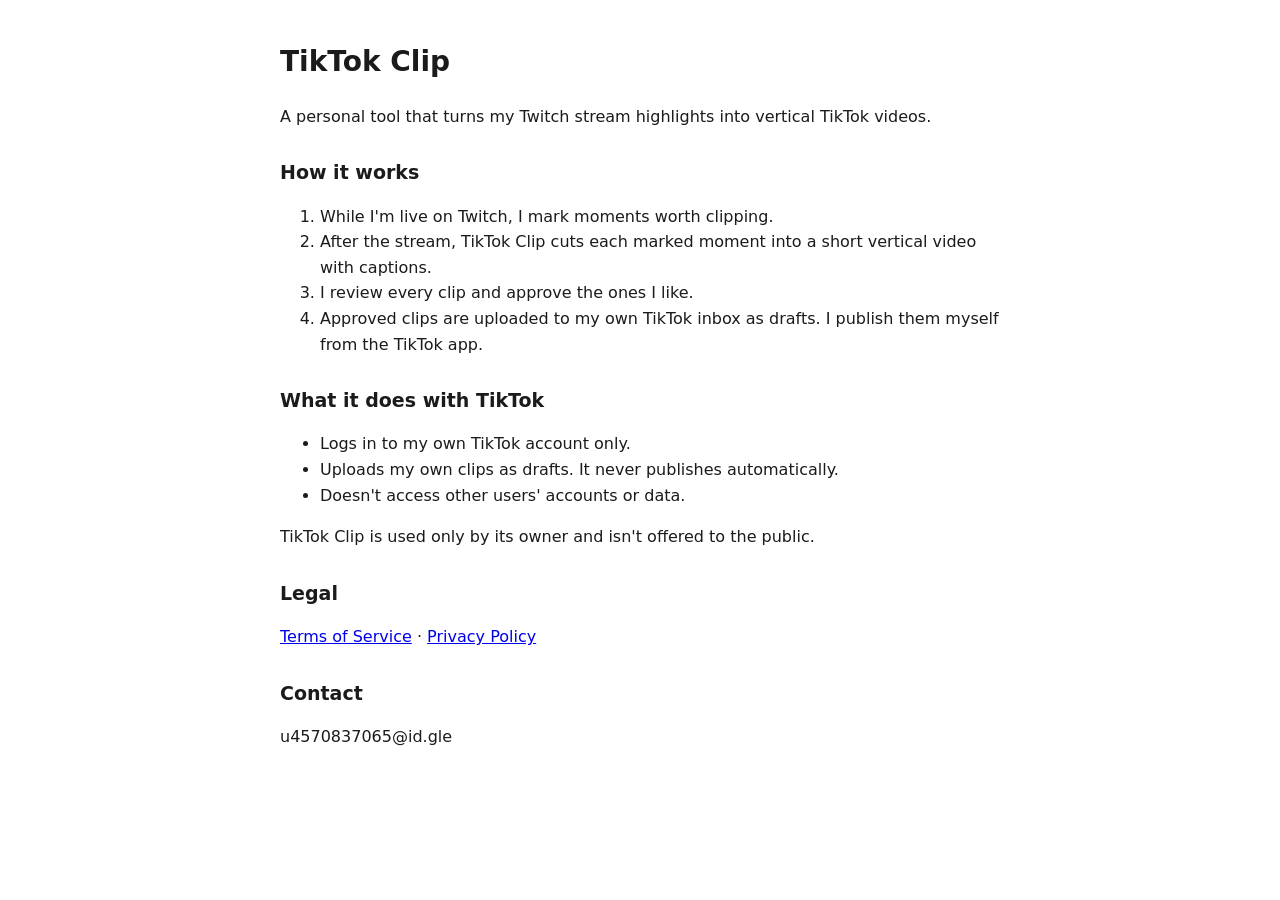
<file: index.html>
<!doctype html>
<html lang="en"><head><meta charset="utf-8"><meta name="viewport" content="width=device-width, initial-scale=1">
<title>TikTok Clip</title>
<meta name="description" content="A personal tool that turns my Twitch stream highlights into TikTok drafts.">
<link rel="stylesheet" href="style.css"></head>
<body>
<h1>TikTok Clip</h1>
<p>A personal tool that turns my Twitch stream highlights into vertical TikTok videos.</p>

<h2>How it works</h2>
<ol>
  <li>While I'm live on Twitch, I mark moments worth clipping.</li>
  <li>After the stream, TikTok Clip cuts each marked moment into a short vertical video with captions.</li>
  <li>I review every clip and approve the ones I like.</li>
  <li>Approved clips are uploaded to my own TikTok inbox as drafts. I publish them myself from the TikTok app.</li>
</ol>

<h2>What it does with TikTok</h2>
<ul>
  <li>Logs in to my own TikTok account only.</li>
  <li>Uploads my own clips as drafts. It never publishes automatically.</li>
  <li>Doesn't access other users' accounts or data.</li>
</ul>

<p>TikTok Clip is used only by its owner and isn't offered to the public.</p>

<h2>Legal</h2>
<p><a href="terms.html">Terms of Service</a> · <a href="privacy.html">Privacy Policy</a></p>

<h2>Contact</h2>
<p>u4570837065@id.gle</p>
</body></html>
</file>
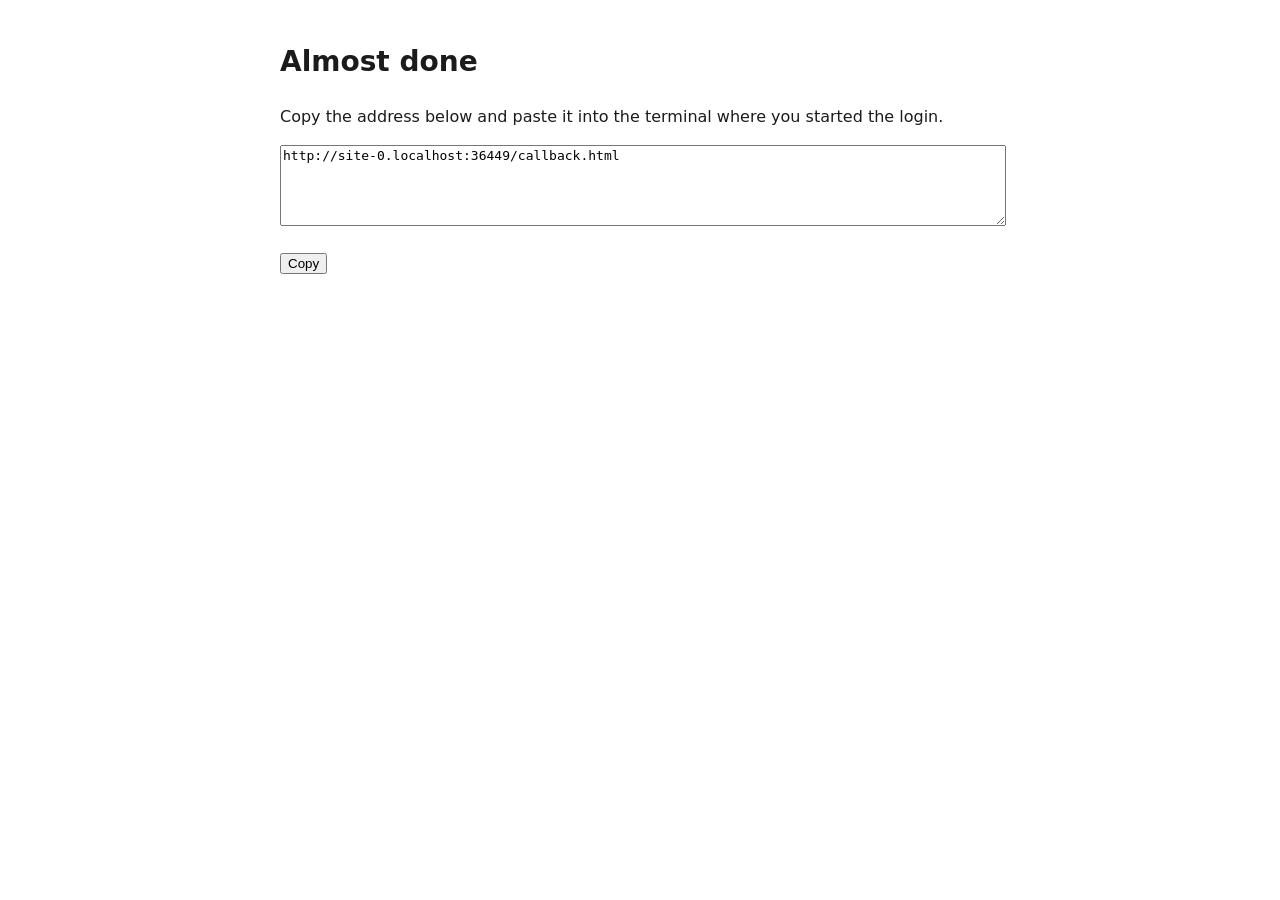
<file: callback.html>
<!doctype html>
<html lang="en"><head><meta charset="utf-8"><meta name="viewport" content="width=device-width, initial-scale=1">
<title>Login complete</title><link rel="stylesheet" href="style.css">
<meta name="robots" content="noindex"></head>
<body>
<h1>Almost done</h1>
<p>Copy the address below and paste it into the terminal where you started the login.</p>
<textarea id="u" rows="5" style="width:100%;font:13px monospace" readonly></textarea>
<p><button id="b">Copy</button> <span id="s" class="muted"></span></p>
<script>
  const u = document.getElementById("u");
  u.value = location.href;
  document.getElementById("b").onclick = async () => {
    try { await navigator.clipboard.writeText(location.href); document.getElementById("s").textContent = "Copied."; }
    catch { u.select(); document.getElementById("s").textContent = "Press Cmd+C to copy."; }
  };
</script>
</body></html>
</file>
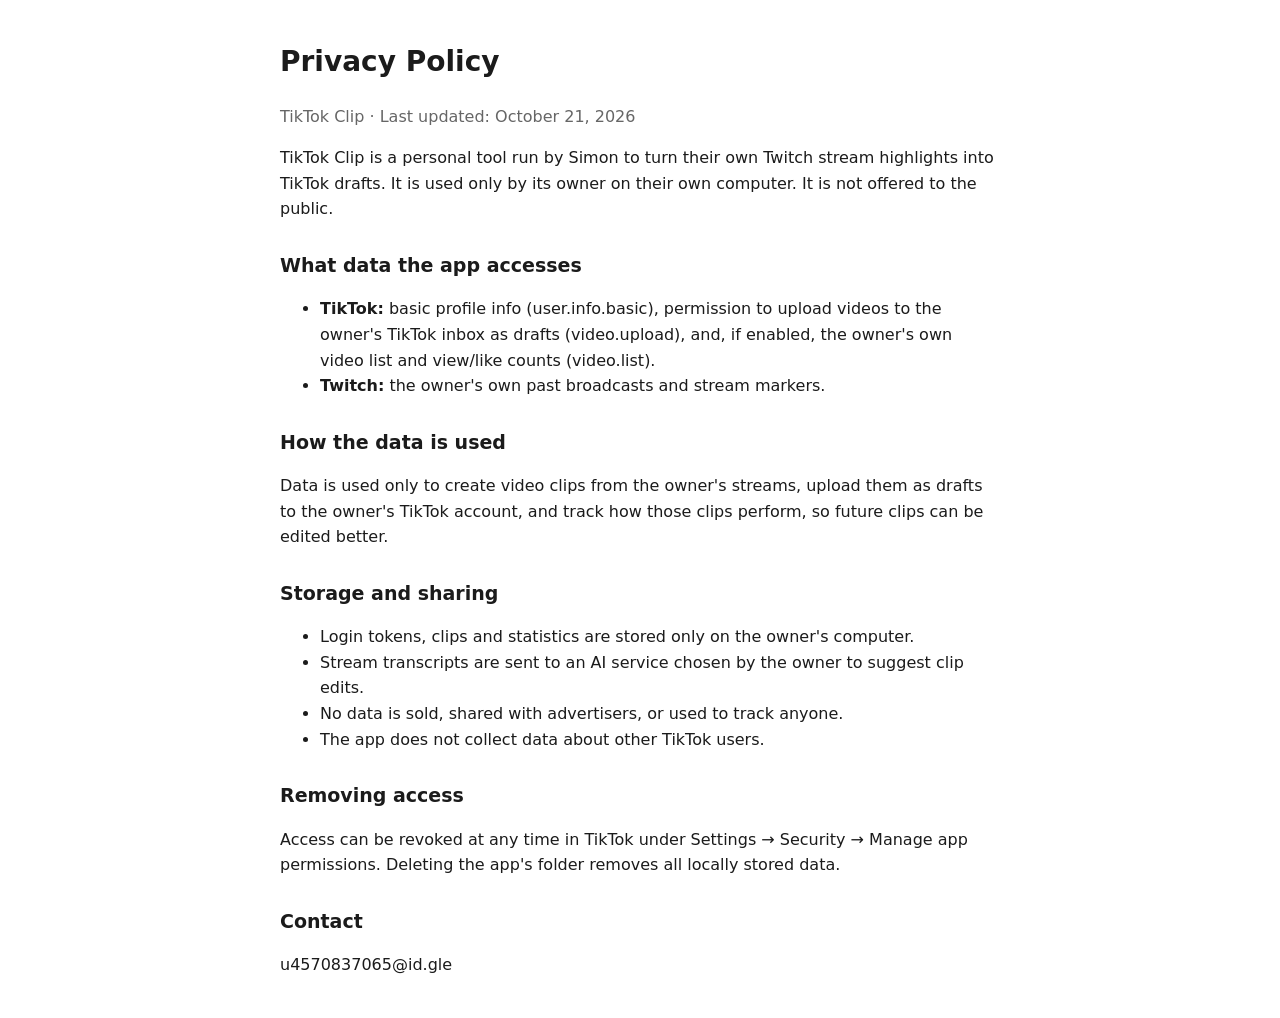
<file: privacy.html>
<!doctype html>
<html lang="en"><head><meta charset="utf-8"><meta name="viewport" content="width=device-width, initial-scale=1">
<title>Privacy Policy – TikTok Clip</title><link rel="stylesheet" href="style.css"></head>
<body>
<h1>Privacy Policy</h1>
<p class="muted">TikTok Clip · Last updated: October 21, 2026</p>

<p>TikTok Clip is a personal tool run by Simon to turn their own Twitch stream highlights into TikTok drafts. It is used only by its owner on their own computer. It is not offered to the public.</p>

<h2>What data the app accesses</h2>
<ul>
  <li><b>TikTok:</b> basic profile info (user.info.basic), permission to upload videos to the owner's TikTok inbox as drafts (video.upload), and, if enabled, the owner's own video list and view/like counts (video.list).</li>
  <li><b>Twitch:</b> the owner's own past broadcasts and stream markers.</li>
</ul>

<h2>How the data is used</h2>
<p>Data is used only to create video clips from the owner's streams, upload them as drafts to the owner's TikTok account, and track how those clips perform, so future clips can be edited better.</p>

<h2>Storage and sharing</h2>
<ul>
  <li>Login tokens, clips and statistics are stored only on the owner's computer.</li>
  <li>Stream transcripts are sent to an AI service chosen by the owner to suggest clip edits.</li>
  <li>No data is sold, shared with advertisers, or used to track anyone.</li>
  <li>The app does not collect data about other TikTok users.</li>
</ul>

<h2>Removing access</h2>
<p>Access can be revoked at any time in TikTok under Settings → Security → Manage app permissions. Deleting the app's folder removes all locally stored data.</p>

<h2>Contact</h2>
<p>u4570837065@id.gle
</p>
</body></html>
</file>
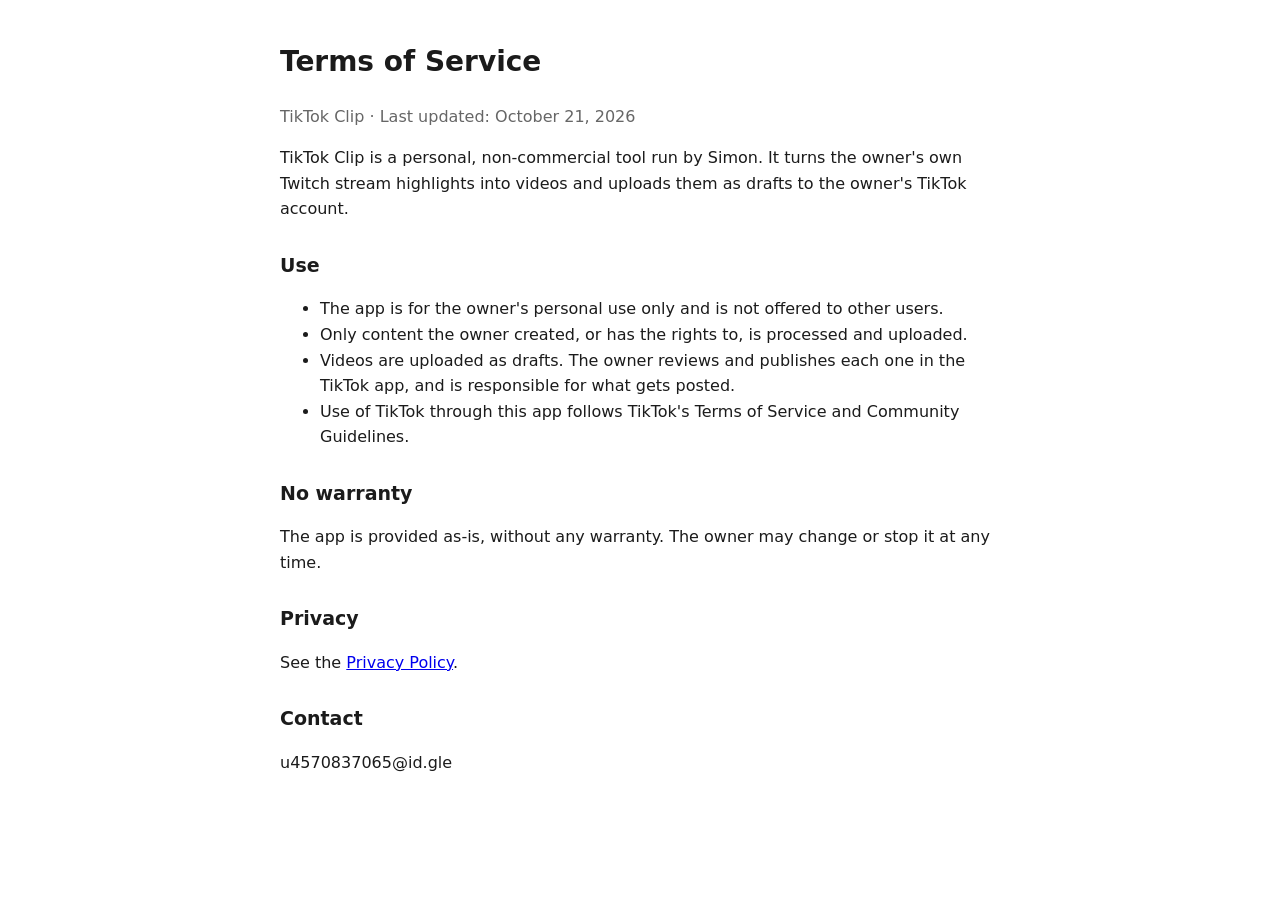
<file: terms.html>
<!doctype html>
<html lang="en"><head><meta charset="utf-8"><meta name="viewport" content="width=device-width, initial-scale=1">
<title>Terms of Service – TikTok Clip</title><link rel="stylesheet" href="style.css"></head>
<body>
<h1>Terms of Service</h1>
<p class="muted">TikTok Clip · Last updated: October 21, 2026</p>

<p>TikTok Clip is a personal, non-commercial tool run by Simon. It turns the owner's own Twitch stream highlights into videos and uploads them as drafts to the owner's TikTok account.</p>

<h2>Use</h2>
<ul>
  <li>The app is for the owner's personal use only and is not offered to other users.</li>
  <li>Only content the owner created, or has the rights to, is processed and uploaded.</li>
  <li>Videos are uploaded as drafts. The owner reviews and publishes each one in the TikTok app, and is responsible for what gets posted.</li>
  <li>Use of TikTok through this app follows TikTok's Terms of Service and Community Guidelines.</li>
</ul>

<h2>No warranty</h2>
<p>The app is provided as-is, without any warranty. The owner may change or stop it at any time.</p>

<h2>Privacy</h2>
<p>See the <a href="privacy.html">Privacy Policy</a>.</p>

<h2>Contact</h2>
<p>u4570837065@id.gle
</p>
</body></html>
</file>
<file: style.css>
body { max-width: 720px; margin: 40px auto; padding: 0 16px; font: 16px/1.6 -apple-system, system-ui, sans-serif; color: #1b1b1b; background: #fff; }
h1 { font-size: 28px; } h2 { font-size: 19px; margin-top: 28px; } .muted { color: #666; }
@media (prefers-color-scheme: dark) { body { color: #eee; background: #141414; } .muted { color: #999; } a { color: #8ab4ff; } }
</file>
